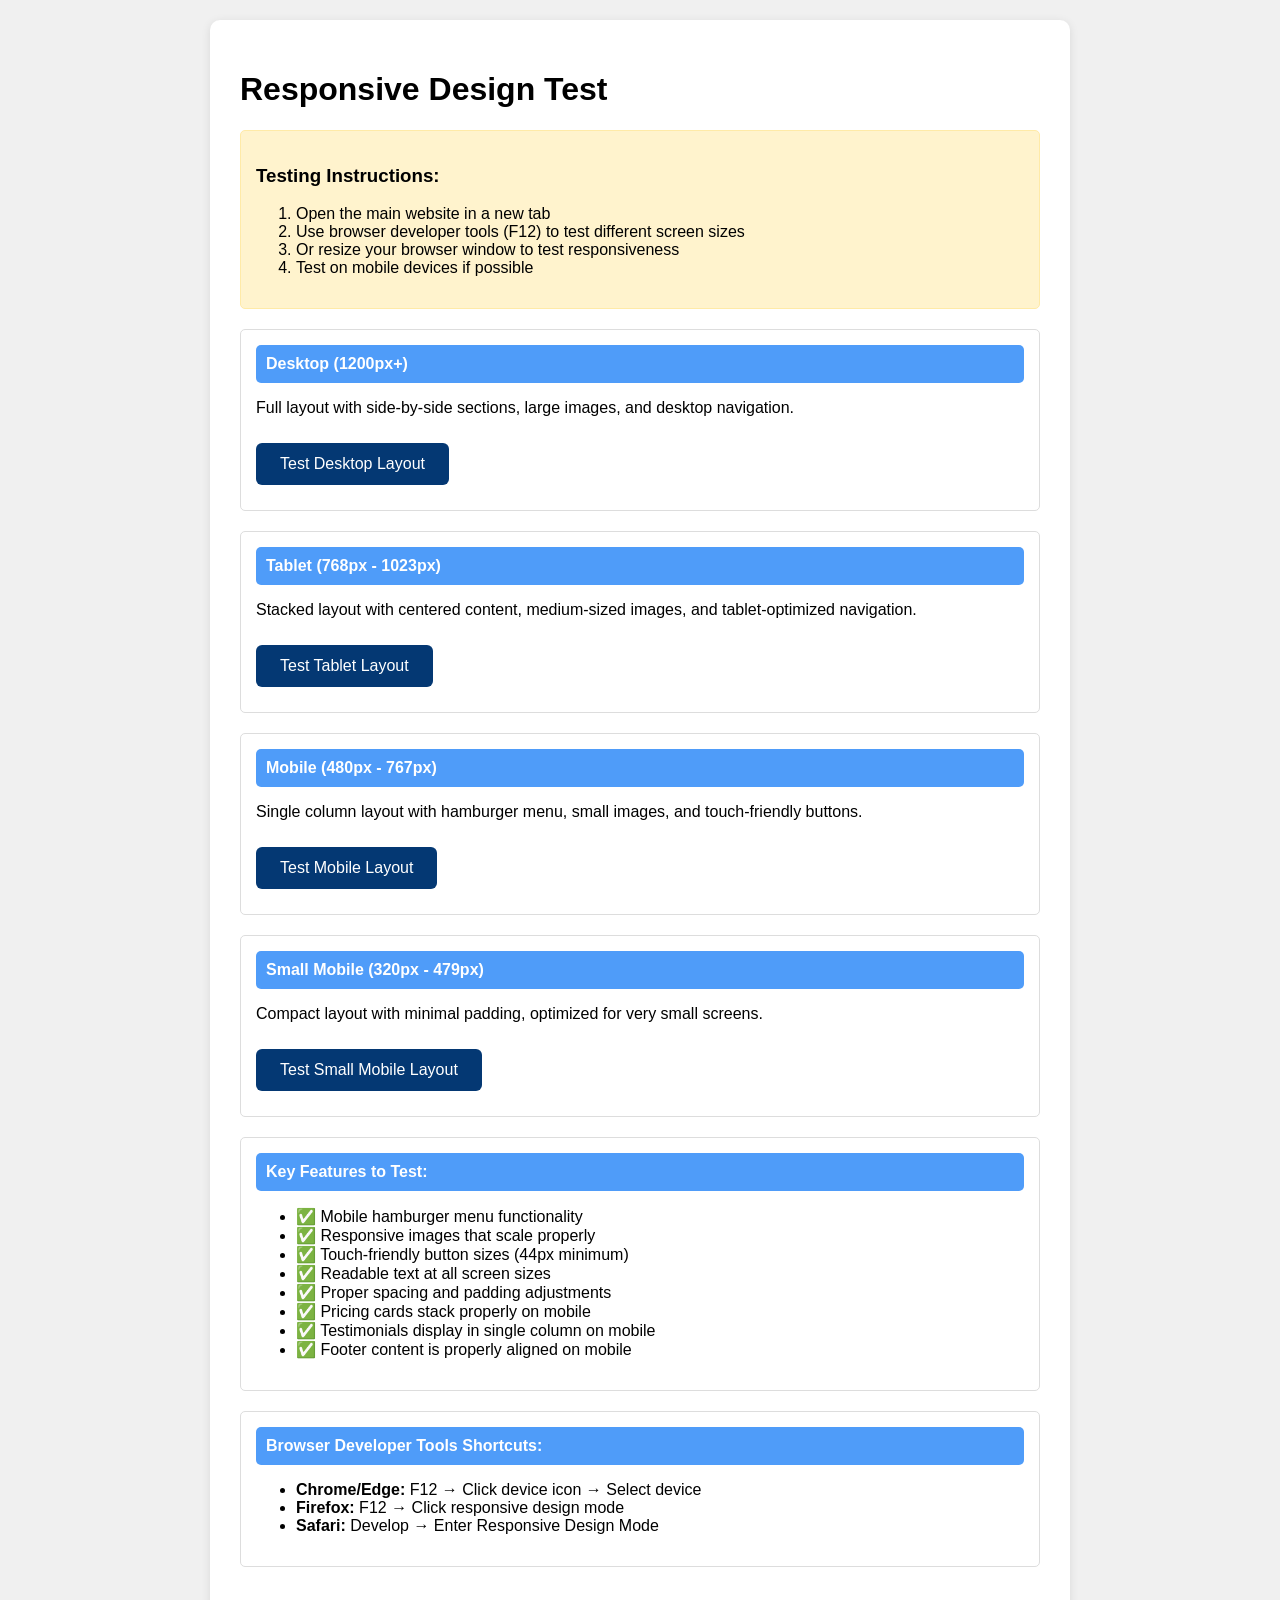
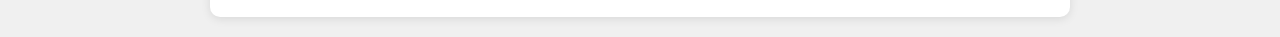
<file: practice website 2/responsive-test.html>
<!DOCTYPE html>
<html lang="en">
<head>
    <meta charset="UTF-8">
    <meta name="viewport" content="width=device-width, initial-scale=1.0">
    <title>Responsive Test - Whitepace</title>
    <style>
        body {
            font-family: Arial, sans-serif;
            margin: 0;
            padding: 20px;
            background: #f0f0f0;
        }
        .test-container {
            max-width: 800px;
            margin: 0 auto;
            background: white;
            padding: 30px;
            border-radius: 10px;
            box-shadow: 0 2px 10px rgba(0,0,0,0.1);
        }
        .test-item {
            margin: 20px 0;
            padding: 15px;
            border: 1px solid #ddd;
            border-radius: 5px;
        }
        .screen-size {
            background: #4F9CF9;
            color: white;
            padding: 10px;
            border-radius: 5px;
            margin-bottom: 10px;
            font-weight: bold;
        }
        .test-link {
            display: inline-block;
            background: #043873;
            color: white;
            padding: 12px 24px;
            text-decoration: none;
            border-radius: 6px;
            margin: 10px 10px 10px 0;
            transition: background 0.3s;
        }
        .test-link:hover {
            background: #2563eb;
        }
        .instructions {
            background: #fff3cd;
            border: 1px solid #ffeaa7;
            padding: 15px;
            border-radius: 5px;
            margin-bottom: 20px;
        }
    </style>
</head>
<body>
    <div class="test-container">
        <h1>Responsive Design Test</h1>
        
        <div class="instructions">
            <h3>Testing Instructions:</h3>
            <ol>
                <li>Open the main website in a new tab</li>
                <li>Use browser developer tools (F12) to test different screen sizes</li>
                <li>Or resize your browser window to test responsiveness</li>
                <li>Test on mobile devices if possible</li>
            </ol>
        </div>

        <div class="test-item">
            <div class="screen-size">Desktop (1200px+)</div>
            <p>Full layout with side-by-side sections, large images, and desktop navigation.</p>
            <a href="index.html" class="test-link" target="_blank">Test Desktop Layout</a>
        </div>

        <div class="test-item">
            <div class="screen-size">Tablet (768px - 1023px)</div>
            <p>Stacked layout with centered content, medium-sized images, and tablet-optimized navigation.</p>
            <a href="index.html" class="test-link" target="_blank">Test Tablet Layout</a>
        </div>

        <div class="test-item">
            <div class="screen-size">Mobile (480px - 767px)</div>
            <p>Single column layout with hamburger menu, small images, and touch-friendly buttons.</p>
            <a href="index.html" class="test-link" target="_blank">Test Mobile Layout</a>
        </div>

        <div class="test-item">
            <div class="screen-size">Small Mobile (320px - 479px)</div>
            <p>Compact layout with minimal padding, optimized for very small screens.</p>
            <a href="index.html" class="test-link" target="_blank">Test Small Mobile Layout</a>
        </div>

        <div class="test-item">
            <div class="screen-size">Key Features to Test:</div>
            <ul>
                <li>✅ Mobile hamburger menu functionality</li>
                <li>✅ Responsive images that scale properly</li>
                <li>✅ Touch-friendly button sizes (44px minimum)</li>
                <li>✅ Readable text at all screen sizes</li>
                <li>✅ Proper spacing and padding adjustments</li>
                <li>✅ Pricing cards stack properly on mobile</li>
                <li>✅ Testimonials display in single column on mobile</li>
                <li>✅ Footer content is properly aligned on mobile</li>
            </ul>
        </div>

        <div class="test-item">
            <div class="screen-size">Browser Developer Tools Shortcuts:</div>
            <ul>
                <li><strong>Chrome/Edge:</strong> F12 → Click device icon → Select device</li>
                <li><strong>Firefox:</strong> F12 → Click responsive design mode</li>
                <li><strong>Safari:</strong> Develop → Enter Responsive Design Mode</li>
            </ul>
        </div>
    </div>
</body>
</html>
</file>
